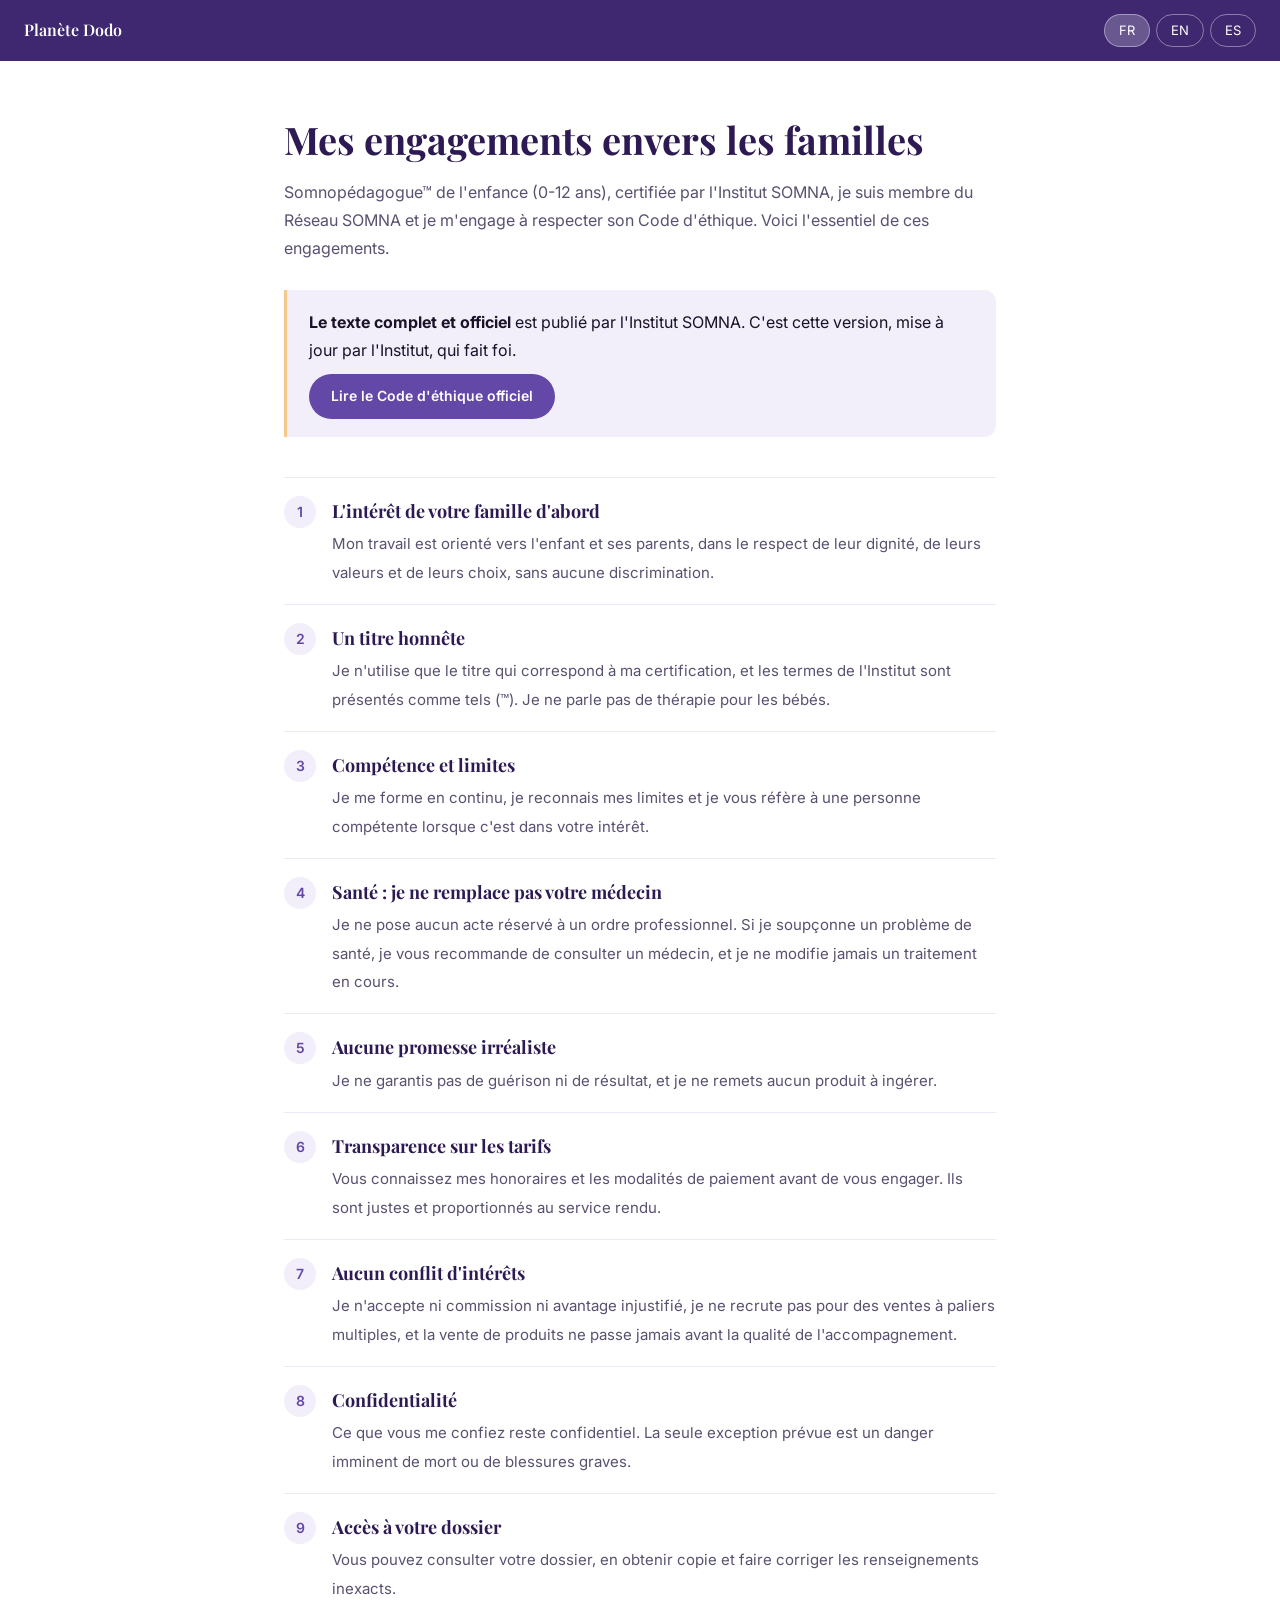
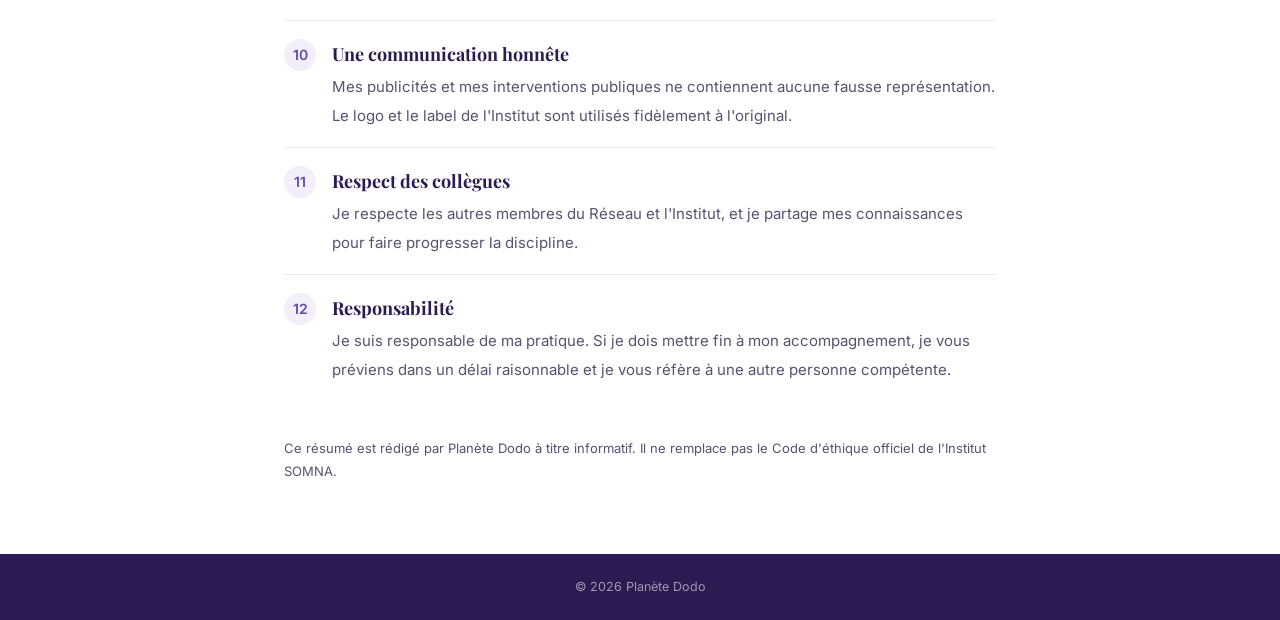
<file: code-ethique.html>
<!DOCTYPE html>
<html lang="fr">
<head>
<meta charset="UTF-8" />
<meta name="viewport" content="width=device-width, initial-scale=1" />
<title>Code d'éthique | Planète Dodo</title>
<meta name="description" content="Mes engagements envers les familles, selon le Code d'éthique du Réseau SOMNA." />
<link rel="canonical" href="https://planetedodo.com/code-ethique.html" />
<link href="https://fonts.googleapis.com/css2?family=Playfair+Display:wght@500;600&family=Inter:wght@400;500;600&display=swap" rel="stylesheet" />
<style>
*{box-sizing:border-box;margin:0;padding:0}
:root{--dark:#2d1a52;--mid:#3f2870;--main:#6348a8;--pale:#f2eefa;--gold:#f5c98a;--text:#1a1228;--soft:#5a5070}
body{font-family:'Inter',sans-serif;color:var(--text);line-height:1.75;background:#fff}
header{background:var(--mid);padding:14px 24px;display:flex;justify-content:space-between;align-items:center;gap:12px;flex-wrap:wrap}
header a.home{color:#fff;text-decoration:none;font-family:'Playfair Display',serif;font-weight:600}
.langs{display:flex;gap:6px}
.langs button{background:transparent;border:1px solid rgba(255,255,255,.4);color:#fff;border-radius:20px;padding:4px 14px;font:inherit;font-size:13px;cursor:pointer}
.langs button[aria-pressed="true"]{background:rgba(255,255,255,.22)}
.langs button:focus-visible,a:focus-visible{outline:2px solid var(--gold);outline-offset:2px}
main{max-width:760px;margin:0 auto;padding:56px 24px 72px}
h1{font-family:'Playfair Display',serif;font-size:clamp(28px,4vw,38px);line-height:1.2;color:var(--dark);margin-bottom:16px}
.intro{color:var(--soft);margin-bottom:28px}
.official{background:var(--pale);border-left:3px solid var(--gold);border-radius:0 12px 12px 0;padding:18px 22px;margin-bottom:40px}
.official a.btn{display:inline-block;margin-top:10px;background:var(--main);color:#fff;text-decoration:none;font-weight:600;font-size:14px;padding:10px 22px;border-radius:30px}
ol{padding-left:0;list-style:none;counter-reset:c}
li{counter-increment:c;padding:18px 0 18px 48px;border-top:1px solid rgba(99,72,168,.12);position:relative}
li::before{content:counter(c);position:absolute;left:0;top:18px;width:32px;height:32px;border-radius:50%;background:var(--pale);color:var(--main);font-weight:600;font-size:14px;display:flex;align-items:center;justify-content:center}
li strong{display:block;font-family:'Playfair Display',serif;font-size:18px;color:var(--dark);margin-bottom:2px}
li span{color:var(--soft);font-size:15px}
.note{margin-top:36px;font-size:13px;color:var(--soft)}
[lang-block]{display:none}
[lang-block].on{display:block}
footer{background:var(--dark);color:rgba(255,255,255,.55);text-align:center;padding:22px;font-size:12.5px}
</style>
</head>
<body>
<header>
  <a class="home" href="/">Planète Dodo</a>
  <div class="langs" role="group" aria-label="Langue / Language / Idioma">
    <button data-l="fr" aria-pressed="true">FR</button>
    <button data-l="en" aria-pressed="false">EN</button>
    <button data-l="es" aria-pressed="false">ES</button>
  </div>
</header>
<main>

<div lang-block="fr" lang="fr" class="on">
  <h1>Mes engagements envers les familles</h1>
  <p class="intro">Somnopédagogue™ de l'enfance (0-12 ans), certifiée par l'Institut SOMNA, je suis membre du Réseau SOMNA et je m'engage à respecter son Code d'éthique. Voici l'essentiel de ces engagements.</p>
  <div class="official"><strong>Le texte complet et officiel</strong> est publié par l'Institut SOMNA. C'est cette version, mise à jour par l'Institut, qui fait foi.<br /><a class="btn" href="https://www.somna.ca/code-ethique-reseau-somna" target="_blank" rel="noopener">Lire le Code d'éthique officiel</a></div>
  <ol>
    <li><strong>L'intérêt de votre famille d'abord</strong><span>Mon travail est orienté vers l'enfant et ses parents, dans le respect de leur dignité, de leurs valeurs et de leurs choix, sans aucune discrimination.</span></li>
    <li><strong>Un titre honnête</strong><span>Je n'utilise que le titre qui correspond à ma certification, et les termes de l'Institut sont présentés comme tels (™). Je ne parle pas de thérapie pour les bébés.</span></li>
    <li><strong>Compétence et limites</strong><span>Je me forme en continu, je reconnais mes limites et je vous réfère à une personne compétente lorsque c'est dans votre intérêt.</span></li>
    <li><strong>Santé : je ne remplace pas votre médecin</strong><span>Je ne pose aucun acte réservé à un ordre professionnel. Si je soupçonne un problème de santé, je vous recommande de consulter un médecin, et je ne modifie jamais un traitement en cours.</span></li>
    <li><strong>Aucune promesse irréaliste</strong><span>Je ne garantis pas de guérison ni de résultat, et je ne remets aucun produit à ingérer.</span></li>
    <li><strong>Transparence sur les tarifs</strong><span>Vous connaissez mes honoraires et les modalités de paiement avant de vous engager. Ils sont justes et proportionnés au service rendu.</span></li>
    <li><strong>Aucun conflit d'intérêts</strong><span>Je n'accepte ni commission ni avantage injustifié, je ne recrute pas pour des ventes à paliers multiples, et la vente de produits ne passe jamais avant la qualité de l'accompagnement.</span></li>
    <li><strong>Confidentialité</strong><span>Ce que vous me confiez reste confidentiel. La seule exception prévue est un danger imminent de mort ou de blessures graves.</span></li>
    <li><strong>Accès à votre dossier</strong><span>Vous pouvez consulter votre dossier, en obtenir copie et faire corriger les renseignements inexacts.</span></li>
    <li><strong>Une communication honnête</strong><span>Mes publicités et mes interventions publiques ne contiennent aucune fausse représentation. Le logo et le label de l'Institut sont utilisés fidèlement à l'original.</span></li>
    <li><strong>Respect des collègues</strong><span>Je respecte les autres membres du Réseau et l'Institut, et je partage mes connaissances pour faire progresser la discipline.</span></li>
    <li><strong>Responsabilité</strong><span>Je suis responsable de ma pratique. Si je dois mettre fin à mon accompagnement, je vous préviens dans un délai raisonnable et je vous réfère à une autre personne compétente.</span></li>
  </ol>
  <p class="note">Ce résumé est rédigé par Planète Dodo à titre informatif. Il ne remplace pas le Code d'éthique officiel de l'Institut SOMNA.</p>
</div>

<div lang-block="en" lang="en">
  <h1>My commitments to families</h1>
  <p class="intro">As a Childhood Somnopedagogue™ (ages 0–12) certified by Institut SOMNA, I am a member of the SOMNA Network and I commit to following its Code of Ethics. Here are the essentials.</p>
  <div class="official"><strong>The full, official text</strong> is published by Institut SOMNA. That version, kept up to date by the Institute, is the one that applies.<br /><a class="btn" href="https://www.somna.ca/code-ethique-reseau-somna" target="_blank" rel="noopener">Read the official Code of Ethics (in French)</a></div>
  <ol>
    <li><strong>Your family comes first</strong><span>My work is focused on the child and parents, with respect for their dignity, values and choices, and without discrimination of any kind.</span></li>
    <li><strong>An honest title</strong><span>I only use the title that matches my certification, and the Institute's terms are shown as such (™). I do not use the word therapy for babies.</span></li>
    <li><strong>Competence and limits</strong><span>I keep training, I recognize my limits, and I refer you to a qualified person whenever it is in your interest.</span></li>
    <li><strong>Health: I do not replace your doctor</strong><span>I perform no act reserved to a professional order. If I suspect a health issue, I recommend you see a doctor, and I never change an existing treatment.</span></li>
    <li><strong>No unrealistic promises</strong><span>I do not guarantee a cure or a specific result, and I do not hand out any product to be ingested.</span></li>
    <li><strong>Transparent fees</strong><span>You know my fees and payment terms before you commit. They are fair and proportionate to the service.</span></li>
    <li><strong>No conflicts of interest</strong><span>I accept no commission or unjustified benefit, I do not recruit for multi-level sales, and selling products never comes before the quality of support.</span></li>
    <li><strong>Confidentiality</strong><span>What you share with me stays confidential. The only exception is an imminent danger of death or serious injury.</span></li>
    <li><strong>Access to your file</strong><span>You may view your file, get a copy, and have inaccurate information corrected.</span></li>
    <li><strong>Honest communication</strong><span>My advertising and public statements contain no misrepresentation. The Institute's logo and label are used exactly as issued.</span></li>
    <li><strong>Respect for colleagues</strong><span>I respect other Network members and the Institute, and I share my knowledge to help the discipline grow.</span></li>
    <li><strong>Responsibility</strong><span>I am responsible for my practice. If I need to end our work together, I will give you reasonable notice and refer you to another qualified person.</span></li>
  </ol>
  <p class="note">This summary was written by Planète Dodo for information only. It does not replace the official Code of Ethics of Institut SOMNA.</p>
</div>

<div lang-block="es" lang="es">
  <h1>Mis compromisos con las familias</h1>
  <p class="intro">Como Somnopedagoga™ de la infancia (0-12 años) certificada por el Institut SOMNA, soy miembro de la Red SOMNA y me comprometo a respetar su Código de ética. Estos son los puntos esenciales.</p>
  <div class="official"><strong>El texto completo y oficial</strong> lo publica el Institut SOMNA. Esa versión, actualizada por el Instituto, es la que vale.<br /><a class="btn" href="https://www.somna.ca/code-ethique-reseau-somna" target="_blank" rel="noopener">Leer el Código de ética oficial (en francés)</a></div>
  <ol>
    <li><strong>Primero, el interés de tu familia</strong><span>Mi trabajo se centra en el niño y sus padres, con respeto por su dignidad, sus valores y sus decisiones, sin ninguna discriminación.</span></li>
    <li><strong>Un título honesto</strong><span>Solo uso el título que corresponde a mi certificación, y los términos del Instituto se presentan como tales (™). No hablo de terapia para los bebés.</span></li>
    <li><strong>Competencia y límites</strong><span>Me formo de manera continua, reconozco mis límites y te derivo a una persona competente cuando es lo mejor para ti.</span></li>
    <li><strong>Salud: no reemplazo a tu médico</strong><span>No realizo ningún acto reservado a un colegio profesional. Si sospecho un problema de salud, te recomiendo consultar a un médico, y nunca modifico un tratamiento en curso.</span></li>
    <li><strong>Sin promesas irreales</strong><span>No garantizo curación ni un resultado concreto, y no entrego ningún producto para ingerir.</span></li>
    <li><strong>Transparencia en las tarifas</strong><span>Conoces mis honorarios y las condiciones de pago antes de comprometerte. Son justos y proporcionales al servicio.</span></li>
    <li><strong>Sin conflictos de interés</strong><span>No acepto comisiones ni beneficios injustificados, no recluto para ventas multinivel, y la venta de productos nunca va antes de la calidad del acompañamiento.</span></li>
    <li><strong>Confidencialidad</strong><span>Lo que me confías es confidencial. La única excepción es un peligro inminente de muerte o lesiones graves.</span></li>
    <li><strong>Acceso a tu expediente</strong><span>Puedes consultar tu expediente, pedir una copia y corregir información inexacta.</span></li>
    <li><strong>Comunicación honesta</strong><span>Mi publicidad y mis intervenciones públicas no contienen falsas representaciones. El logo y el sello del Instituto se usan tal como fueron emitidos.</span></li>
    <li><strong>Respeto a las colegas</strong><span>Respeto a los demás miembros de la Red y al Instituto, y comparto mis conocimientos para que la disciplina avance.</span></li>
    <li><strong>Responsabilidad</strong><span>Soy responsable de mi práctica. Si debo terminar el acompañamiento, te aviso con un plazo razonable y te derivo a otra persona competente.</span></li>
  </ol>
  <p class="note">Este resumen lo redacta Planète Dodo solo con fines informativos. No reemplaza el Código de ética oficial del Institut SOMNA.</p>
</div>

</main>
<footer>© 2026 Planète Dodo</footer>
<script>
const btns=document.querySelectorAll('.langs button'),blocks=document.querySelectorAll('[lang-block]');
function setL(l){
  blocks.forEach(b=>b.classList.toggle('on',b.getAttribute('lang-block')===l));
  btns.forEach(b=>b.setAttribute('aria-pressed',b.dataset.l===l));
  document.documentElement.lang=l;
}
btns.forEach(b=>b.addEventListener('click',()=>setL(b.dataset.l)));
const q=new URLSearchParams(location.search).get('lang');
if(['fr','en','es'].includes(q))setL(q);
</script>
</body>
</html>
</file>
